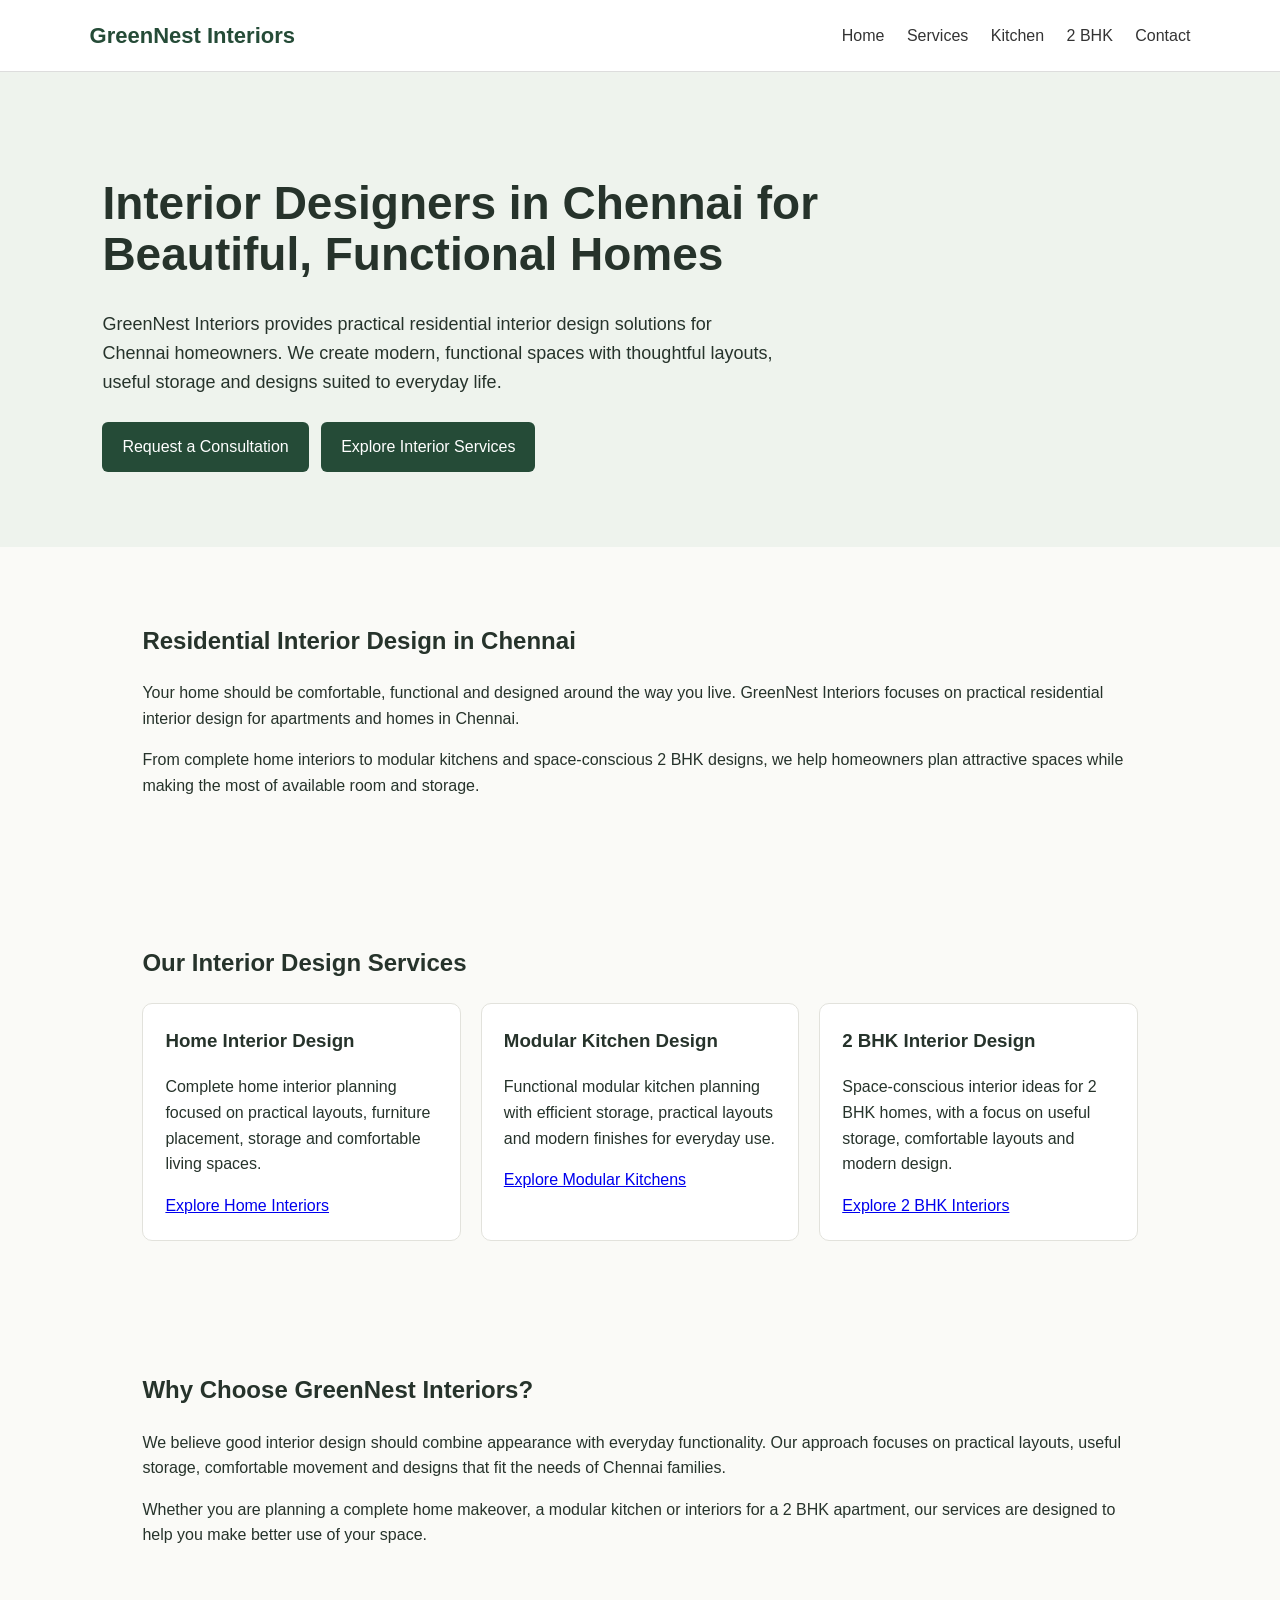
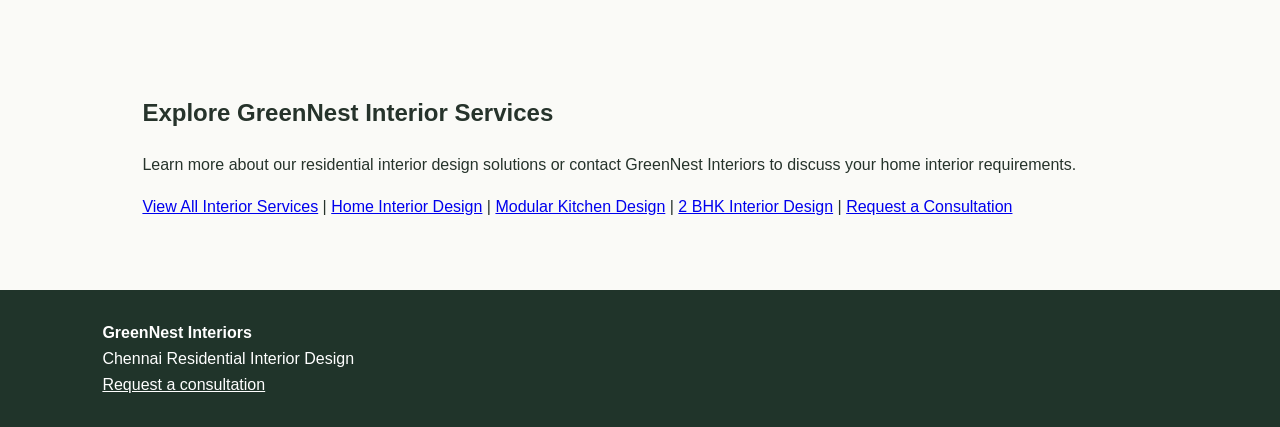
<file: index.html>
<!doctype html>
<html lang="en">

<head>
  <meta charset="utf-8">

  <meta name="description" content="GreenNest Interiors offers residential interior design in Chennai, including home interiors, modular kitchens and 2 BHK interior design solutions.">

  <meta name="google-site-verification" content="gMQXhlsxuku-3igy8kxiSpskX3LhasOkg_SdYuvToVY"/>

  <meta name="viewport" content="width=device-width, initial-scale=1">

  <title>Interior Designers in Chennai | GreenNest Interiors</title>

  <link rel="stylesheet" href="styles.css">
</head>

<body>

  <nav>
    <div class="logo">GreenNest Interiors</div>

    <div class="nav">
      <a href="index.html">Home</a>
      <a href="services.html">Services</a>
      <a href="modular-kitchen.html">Kitchen</a>
      <a href="2-bhk.html">2 BHK</a>
      <a href="contact.html">Contact</a>
    </div>
  </nav>


  <div class="hero">

    <h1>Interior Designers in Chennai for Beautiful, Functional Homes</h1>

    <p>
      GreenNest Interiors provides practical residential interior design
      solutions for Chennai homeowners. We create modern, functional spaces
      with thoughtful layouts, useful storage and designs suited to everyday life.
    </p>

    <a class="btn" href="contact.html">Request a Consultation</a>

    <a class="btn" href="services.html">Explore Interior Services</a>

  </div>


  <section>

    <h2>Residential Interior Design in Chennai</h2>

    <p>
      Your home should be comfortable, functional and designed around the
      way you live. GreenNest Interiors focuses on practical residential
      interior design for apartments and homes in Chennai.
    </p>

    <p>
      From complete home interiors to modular kitchens and space-conscious
      2 BHK designs, we help homeowners plan attractive spaces while making
      the most of available room and storage.
    </p>

  </section>


  <section>

    <h2>Our Interior Design Services</h2>

    <div class="grid">

      <div class="card">

        <h3>Home Interior Design</h3>

        <p>
          Complete home interior planning focused on practical layouts,
          furniture placement, storage and comfortable living spaces.
        </p>

        <a href="home-interiors.html">
          Explore Home Interiors
        </a>

      </div>


      <div class="card">

        <h3>Modular Kitchen Design</h3>

        <p>
          Functional modular kitchen planning with efficient storage,
          practical layouts and modern finishes for everyday use.
        </p>

        <a href="modular-kitchen.html">
          Explore Modular Kitchens
        </a>

      </div>


      <div class="card">

        <h3>2 BHK Interior Design</h3>

        <p>
          Space-conscious interior ideas for 2 BHK homes, with a focus on
          useful storage, comfortable layouts and modern design.
        </p>

        <a href="2-bhk.html">
          Explore 2 BHK Interiors
        </a>

      </div>

    </div>

  </section>


  <section>

    <h2>Why Choose GreenNest Interiors?</h2>

    <p>
      We believe good interior design should combine appearance with
      everyday functionality. Our approach focuses on practical layouts,
      useful storage, comfortable movement and designs that fit the needs
      of Chennai families.
    </p>

    <p>
      Whether you are planning a complete home makeover, a modular kitchen
      or interiors for a 2 BHK apartment, our services are designed to help
      you make better use of your space.
    </p>

  </section>


  <section>

    <h2>Explore GreenNest Interior Services</h2>

    <p>
      Learn more about our residential interior design solutions or contact
      GreenNest Interiors to discuss your home interior requirements.
    </p>

    <p>
      <a href="services.html">View All Interior Services</a> |
      <a href="home-interiors.html">Home Interior Design</a> |
      <a href="modular-kitchen.html">Modular Kitchen Design</a> |
      <a href="2-bhk.html">2 BHK Interior Design</a> |
      <a href="contact.html">Request a Consultation</a>
    </p>

  </section>


  <footer>

    <b>GreenNest Interiors</b>
    <br>
    Chennai Residential Interior Design
    <br>
    <a href="contact.html">Request a consultation</a>

  </footer>

</body>

</html>
</file>
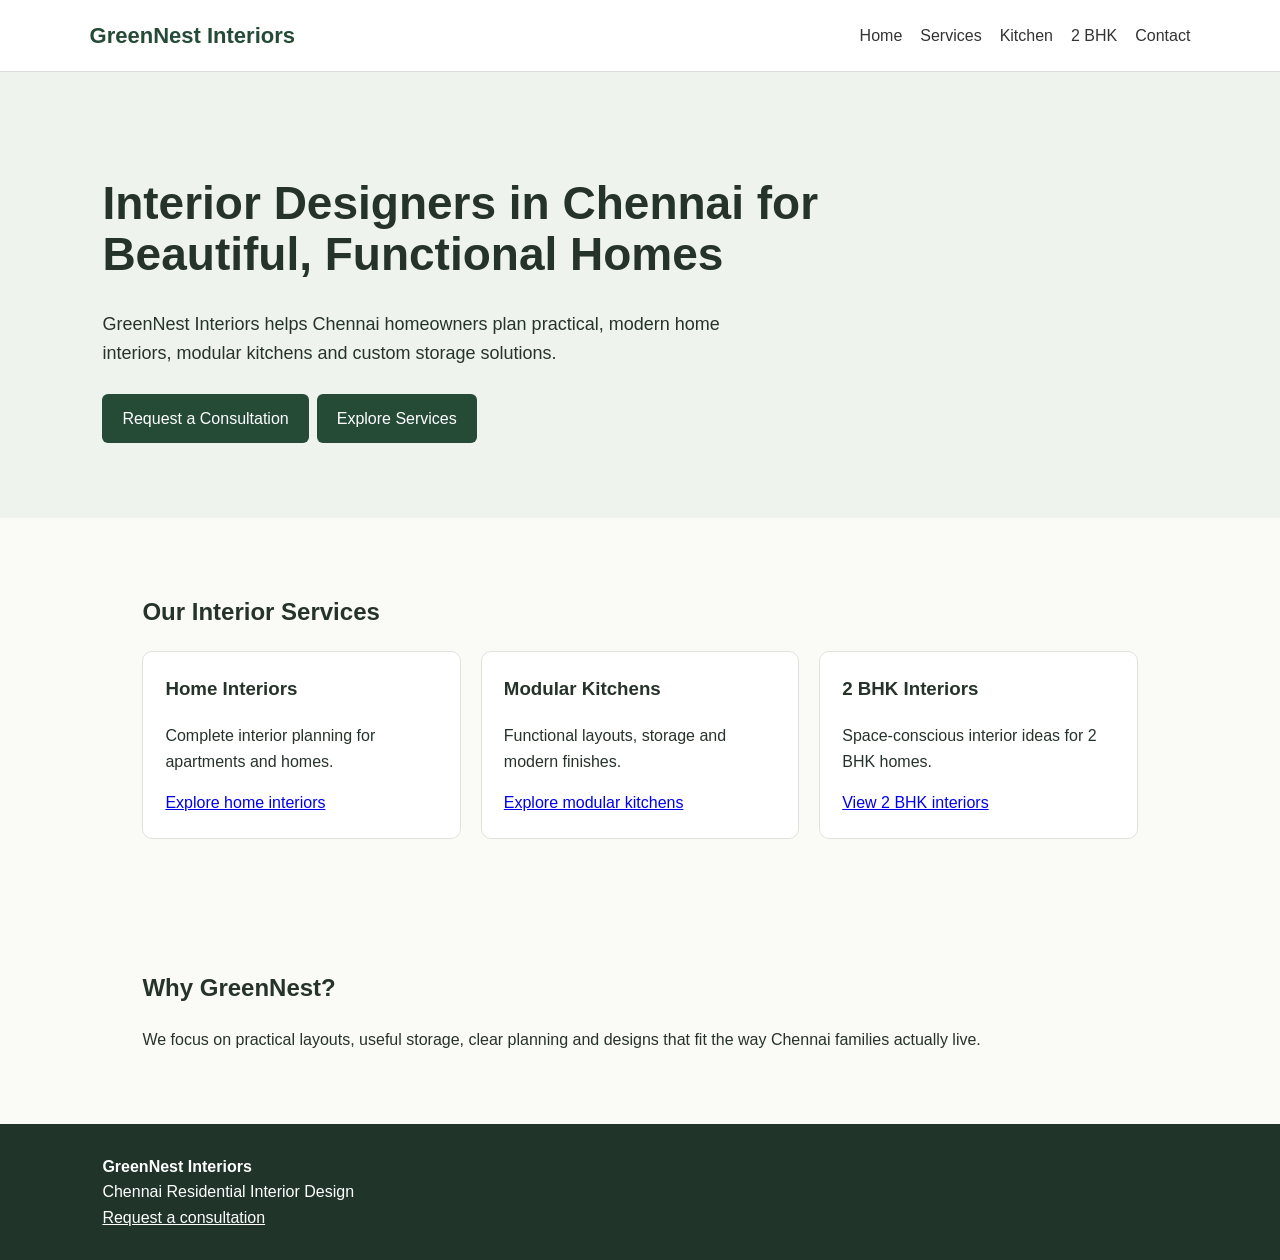
<file: GreenNest_Interiors_Live_Website/index.html>
<!doctype html><html><head><meta charset="utf-8"><meta name="description" content="Interior Designers in Chennai | GreenNest Interiors"><meta name="viewport" content="width=device-width,initial-scale=1"><title>Interior Designers in Chennai | GreenNest Interiors</title><link rel="stylesheet" href="styles.css"></head><body><nav><div class="logo">GreenNest Interiors</div><div class="nav"><a href="index.html">Home</a><a href="services.html">Services</a><a href="modular-kitchen.html">Kitchen</a><a href="2-bhk.html">2 BHK</a><a href="contact.html">Contact</a></div></nav>
<div class="hero"><h1>Interior Designers in Chennai for Beautiful, Functional Homes</h1>
<p>GreenNest Interiors helps Chennai homeowners plan practical, modern home interiors, modular kitchens and custom storage solutions.</p>
<a class="btn" href="contact.html">Request a Consultation</a><a class="btn" href="services.html">Explore Services</a></div>
<section><h2>Our Interior Services</h2><div class="grid">
<div class="card"><h3>Home Interiors</h3><p>Complete interior planning for apartments and homes.</p><a href="home-interiors.html">Explore home interiors</a></div>
<div class="card"><h3>Modular Kitchens</h3><p>Functional layouts, storage and modern finishes.</p><a href="modular-kitchen.html">Explore modular kitchens</a></div>
<div class="card"><h3>2 BHK Interiors</h3><p>Space-conscious interior ideas for 2 BHK homes.</p><a href="2-bhk.html">View 2 BHK interiors</a></div>
</div></section>
<section><h2>Why GreenNest?</h2><p>We focus on practical layouts, useful storage, clear planning and designs that fit the way Chennai families actually live.</p></section>
<footer><b>GreenNest Interiors</b><br>Chennai Residential Interior Design<br><a href="contact.html">Request a consultation</a></footer></body></html>
</file>
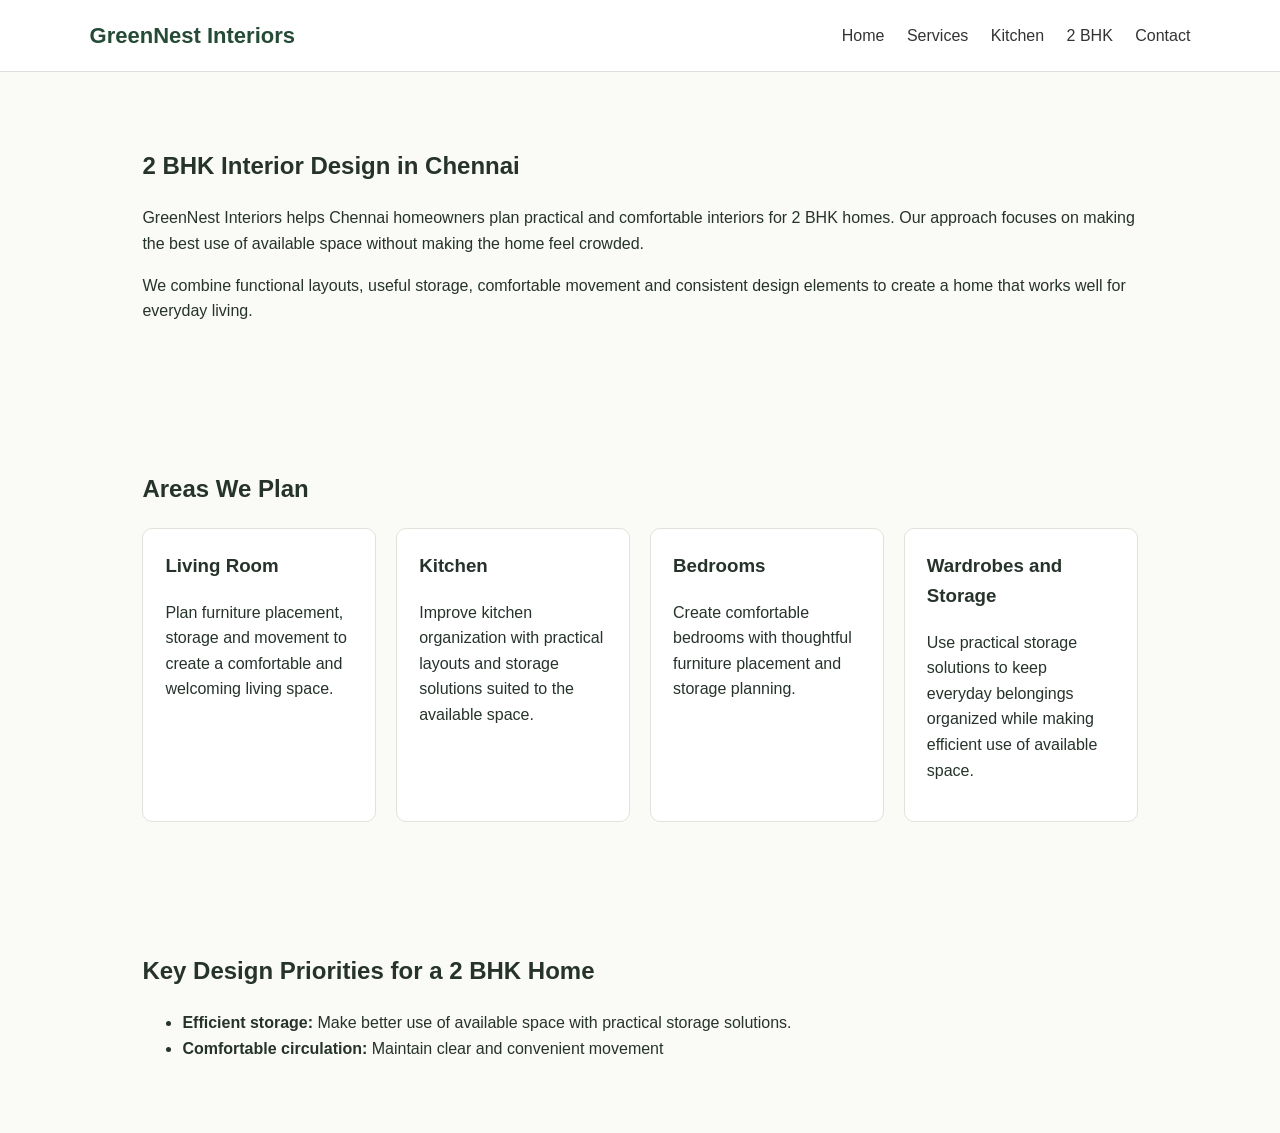
<file: 2-bhk.html>
<!doctype html>
<html lang="en">

<head>
  <meta charset="utf-8">

  <meta name="description" content="Explore 2 BHK interior design in Chennai with GreenNest Interiors, focusing on smart storage, practical layouts, comfortable spaces and modern residential interiors.">

  <meta name="viewport" content="width=device-width, initial-scale=1">

  <title>2 BHK Interior Design in Chennai | GreenNest Interiors</title>

  <link rel="stylesheet" href="styles.css">
</head>

<body>

  <nav>
    <div class="logo">GreenNest Interiors</div>

    <div class="nav">
      <a href="index.html">Home</a>
      <a href="services.html">Services</a>
      <a href="modular-kitchen.html">Kitchen</a>
      <a href="2-bhk.html">2 BHK</a>
      <a href="contact.html">Contact</a>
    </div>
  </nav>


  <section>

    <h1>2 BHK Interior Design in Chennai</h1>

    <p>
      GreenNest Interiors helps Chennai homeowners plan practical and
      comfortable interiors for 2 BHK homes. Our approach focuses on
      making the best use of available space without making the home
      feel crowded.
    </p>

    <p>
      We combine functional layouts, useful storage, comfortable
      movement and consistent design elements to create a home that
      works well for everyday living.
    </p>

  </section>


  <section>

    <h2>Areas We Plan</h2>

    <div class="grid">

      <div class="card">

        <h3>Living Room</h3>

        <p>
          Plan furniture placement, storage and movement to create a
          comfortable and welcoming living space.
        </p>

      </div>


      <div class="card">

        <h3>Kitchen</h3>

        <p>
          Improve kitchen organization with practical layouts and
          storage solutions suited to the available space.
        </p>

      </div>


      <div class="card">

        <h3>Bedrooms</h3>

        <p>
          Create comfortable bedrooms with thoughtful furniture
          placement and storage planning.
        </p>

      </div>


      <div class="card">

        <h3>Wardrobes and Storage</h3>

        <p>
          Use practical storage solutions to keep everyday belongings
          organized while making efficient use of available space.
        </p>

      </div>

    </div>

  </section>


  <section>

    <h2>Key Design Priorities for a 2 BHK Home</h2>

    <ul>

      <li>
        <strong>Efficient storage:</strong>
        Make better use of available space with practical storage solutions.
      </li>

      <li>
        <strong>Comfortable circulation:</strong>
        Maintain clear and convenient movement
</file>
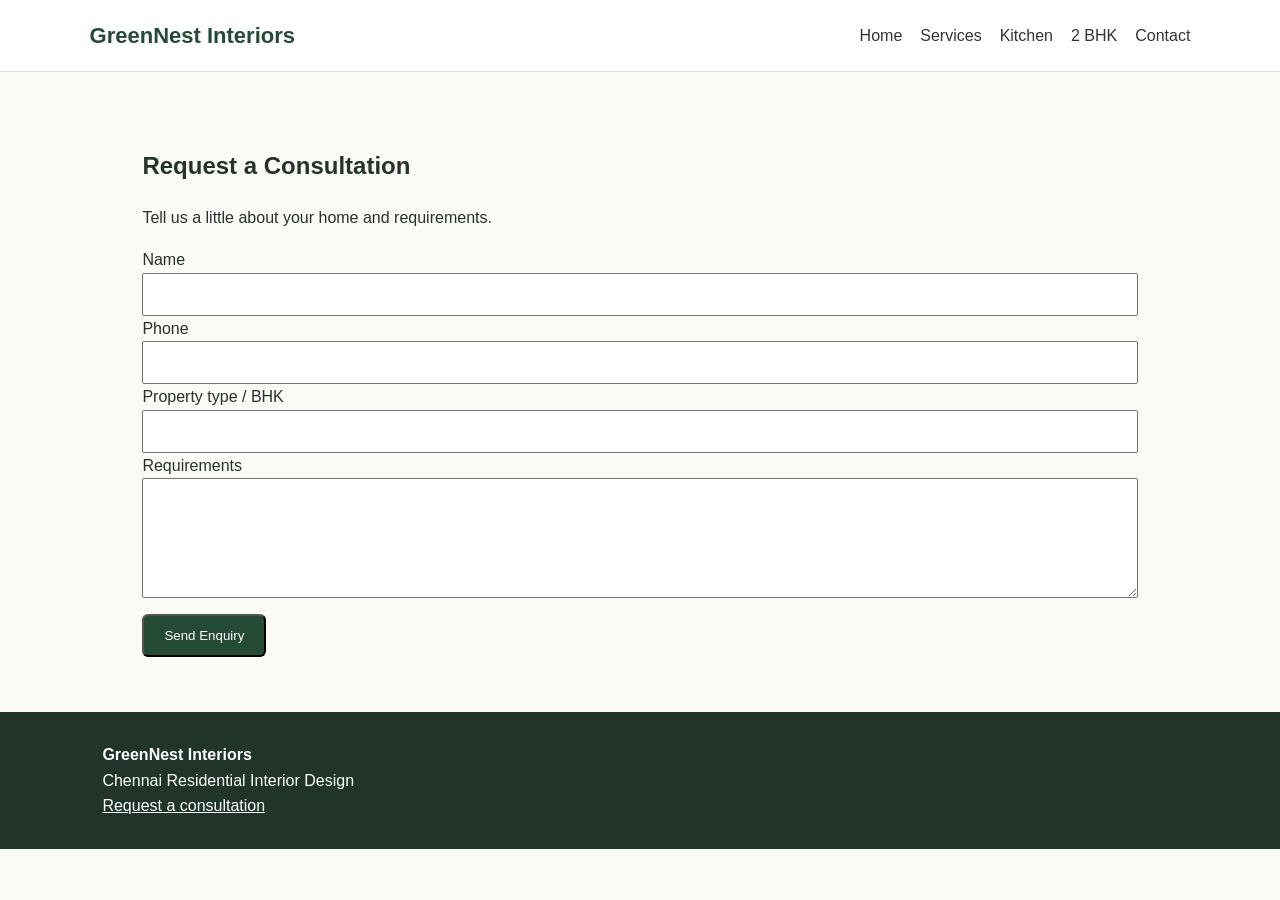
<file: contact.html>
<!doctype html><html><head><meta charset="utf-8"><meta name="description" content="Contact GreenNest Interiors Chennai"><meta name="viewport" content="width=device-width,initial-scale=1"><title>Contact GreenNest Interiors Chennai</title><link rel="stylesheet" href="styles.css"></head><body><nav><div class="logo">GreenNest Interiors</div><div class="nav"><a href="index.html">Home</a><a href="services.html">Services</a><a href="modular-kitchen.html">Kitchen</a><a href="2-bhk.html">2 BHK</a><a href="contact.html">Contact</a></div></nav>
<section><h1>Request a Consultation</h1><p>Tell us a little about your home and requirements.</p>
<form><label>Name<br><input style="width:100%;padding:12px" required></label><br><label>Phone<br><input style="width:100%;padding:12px" required></label><br><label>Property type / BHK<br><input style="width:100%;padding:12px"></label><br><label>Requirements<br><textarea style="width:100%;padding:12px;height:120px"></textarea></label><br><button class="btn" type="submit">Send Enquiry</button></form></section>
<footer><b>GreenNest Interiors</b><br>Chennai Residential Interior Design<br><a href="contact.html">Request a consultation</a></footer></body></html>
</file>
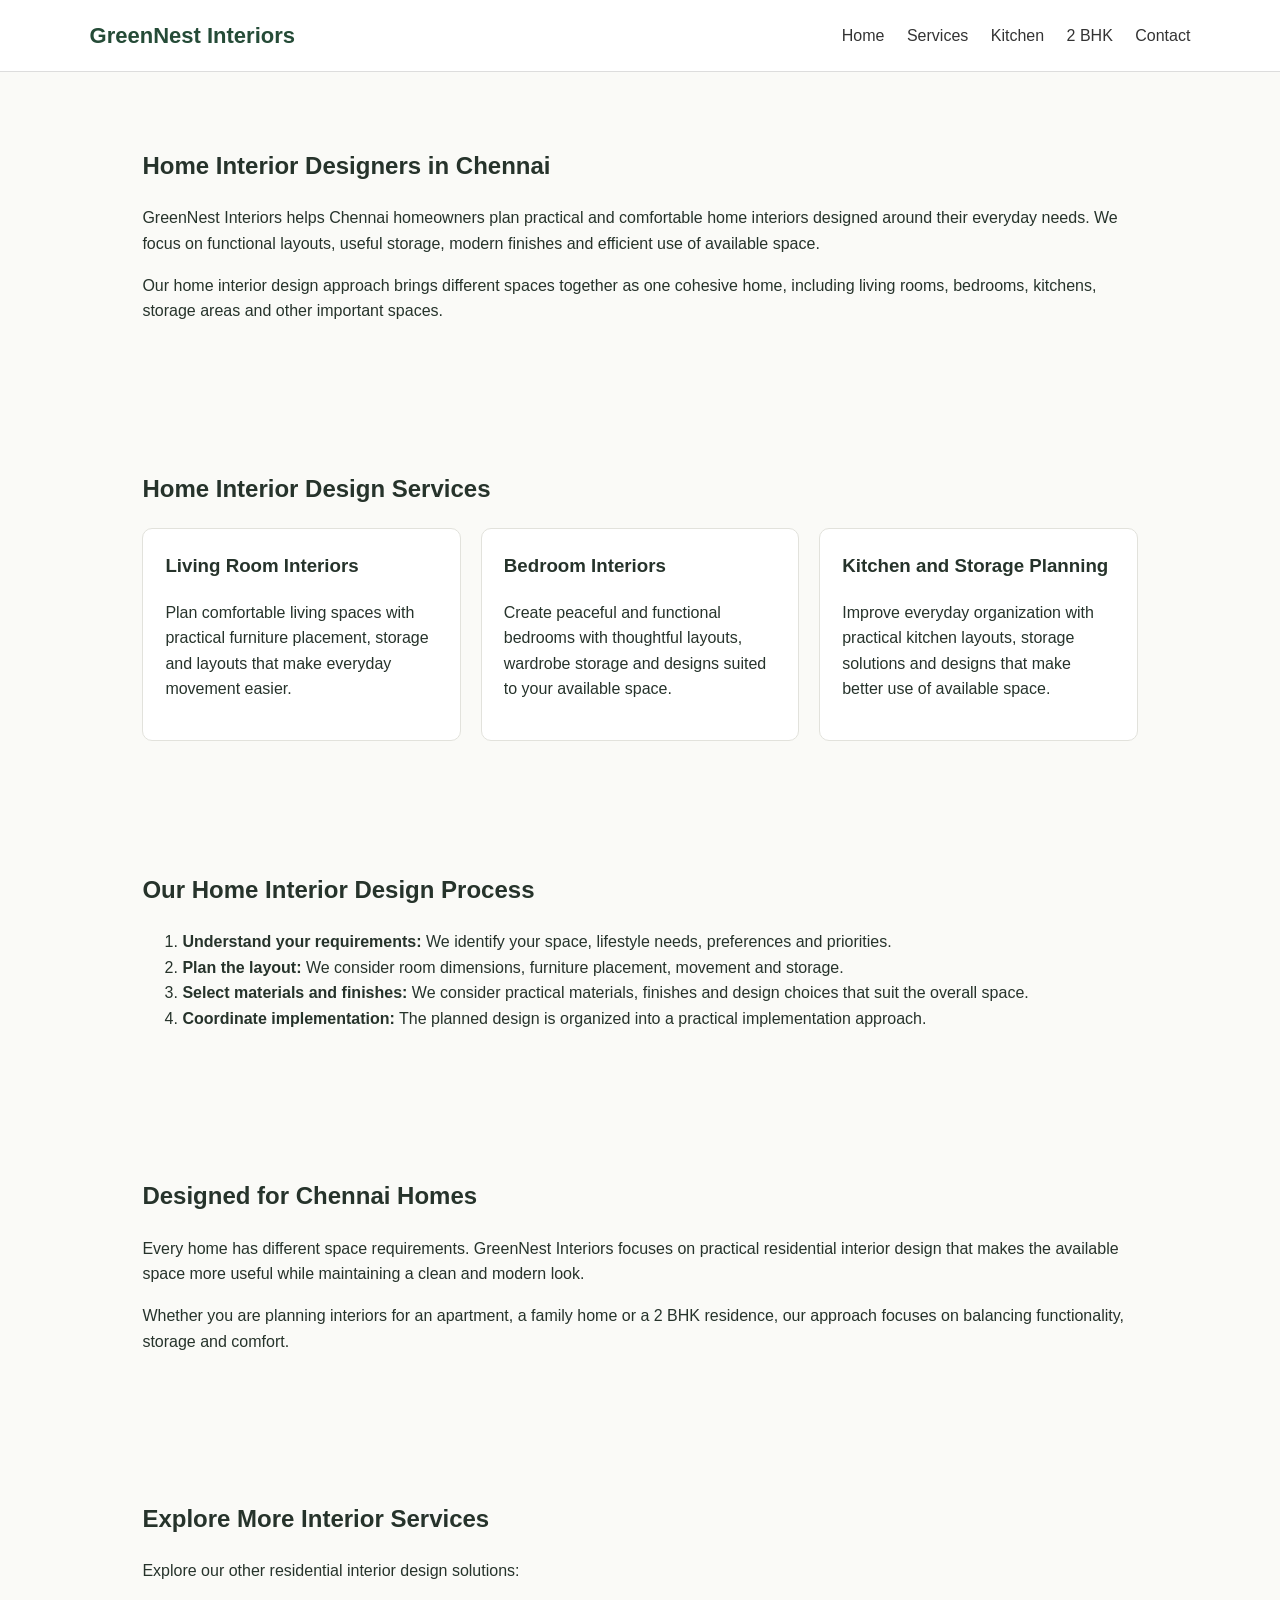
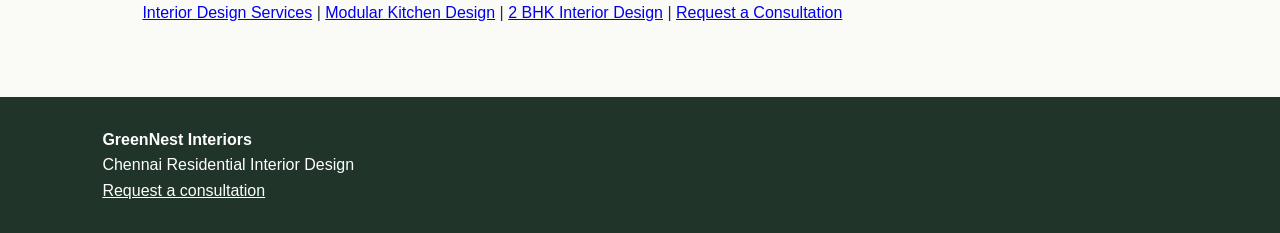
<file: home-interiors.html>
<!doctype html>
<html lang="en">

<head>
  <meta charset="utf-8">

  <meta name="description" content="Explore home interior design in Chennai with GreenNest Interiors, covering living rooms, bedrooms, kitchens, storage and practical residential spaces.">

  <meta name="viewport" content="width=device-width, initial-scale=1">

  <title>Home Interior Designers in Chennai | GreenNest Interiors</title>

  <link rel="stylesheet" href="styles.css">
</head>

<body>

  <nav>
    <div class="logo">GreenNest Interiors</div>

    <div class="nav">
      <a href="index.html">Home</a>
      <a href="services.html">Services</a>
      <a href="modular-kitchen.html">Kitchen</a>
      <a href="2-bhk.html">2 BHK</a>
      <a href="contact.html">Contact</a>
    </div>
  </nav>


  <section>

    <h1>Home Interior Designers in Chennai</h1>

    <p>
      GreenNest Interiors helps Chennai homeowners plan practical and
      comfortable home interiors designed around their everyday needs.
      We focus on functional layouts, useful storage, modern finishes
      and efficient use of available space.
    </p>

    <p>
      Our home interior design approach brings different spaces together
      as one cohesive home, including living rooms, bedrooms, kitchens,
      storage areas and other important spaces.
    </p>

  </section>


  <section>

    <h2>Home Interior Design Services</h2>

    <div class="grid">

      <div class="card">

        <h3>Living Room Interiors</h3>

        <p>
          Plan comfortable living spaces with practical furniture
          placement, storage and layouts that make everyday movement easier.
        </p>

      </div>


      <div class="card">

        <h3>Bedroom Interiors</h3>

        <p>
          Create peaceful and functional bedrooms with thoughtful layouts,
          wardrobe storage and designs suited to your available space.
        </p>

      </div>


      <div class="card">

        <h3>Kitchen and Storage Planning</h3>

        <p>
          Improve everyday organization with practical kitchen layouts,
          storage solutions and designs that make better use of available space.
        </p>

      </div>

    </div>

  </section>


  <section>

    <h2>Our Home Interior Design Process</h2>

    <ol>

      <li>
        <strong>Understand your requirements:</strong>
        We identify your space, lifestyle needs, preferences and priorities.
      </li>

      <li>
        <strong>Plan the layout:</strong>
        We consider room dimensions, furniture placement, movement and storage.
      </li>

      <li>
        <strong>Select materials and finishes:</strong>
        We consider practical materials, finishes and design choices that
        suit the overall space.
      </li>

      <li>
        <strong>Coordinate implementation:</strong>
        The planned design is organized into a practical implementation approach.
      </li>

    </ol>

  </section>


  <section>

    <h2>Designed for Chennai Homes</h2>

    <p>
      Every home has different space requirements. GreenNest Interiors
      focuses on practical residential interior design that makes the
      available space more useful while maintaining a clean and modern look.
    </p>

    <p>
      Whether you are planning interiors for an apartment, a family home
      or a 2 BHK residence, our approach focuses on balancing functionality,
      storage and comfort.
    </p>

  </section>


  <section>

    <h2>Explore More Interior Services</h2>

    <p>
      Explore our other residential interior design solutions:
    </p>

    <p>
      <a href="services.html">Interior Design Services</a> |
      <a href="modular-kitchen.html">Modular Kitchen Design</a> |
      <a href="2-bhk.html">2 BHK Interior Design</a> |
      <a href="contact.html">Request a Consultation</a>
    </p>

  </section>


  <footer>

    <b>GreenNest Interiors</b>
    <br>
    Chennai Residential Interior Design
    <br>
    <a href="contact.html">Request a consultation</a>

  </footer>

</body>

</html>
</file>
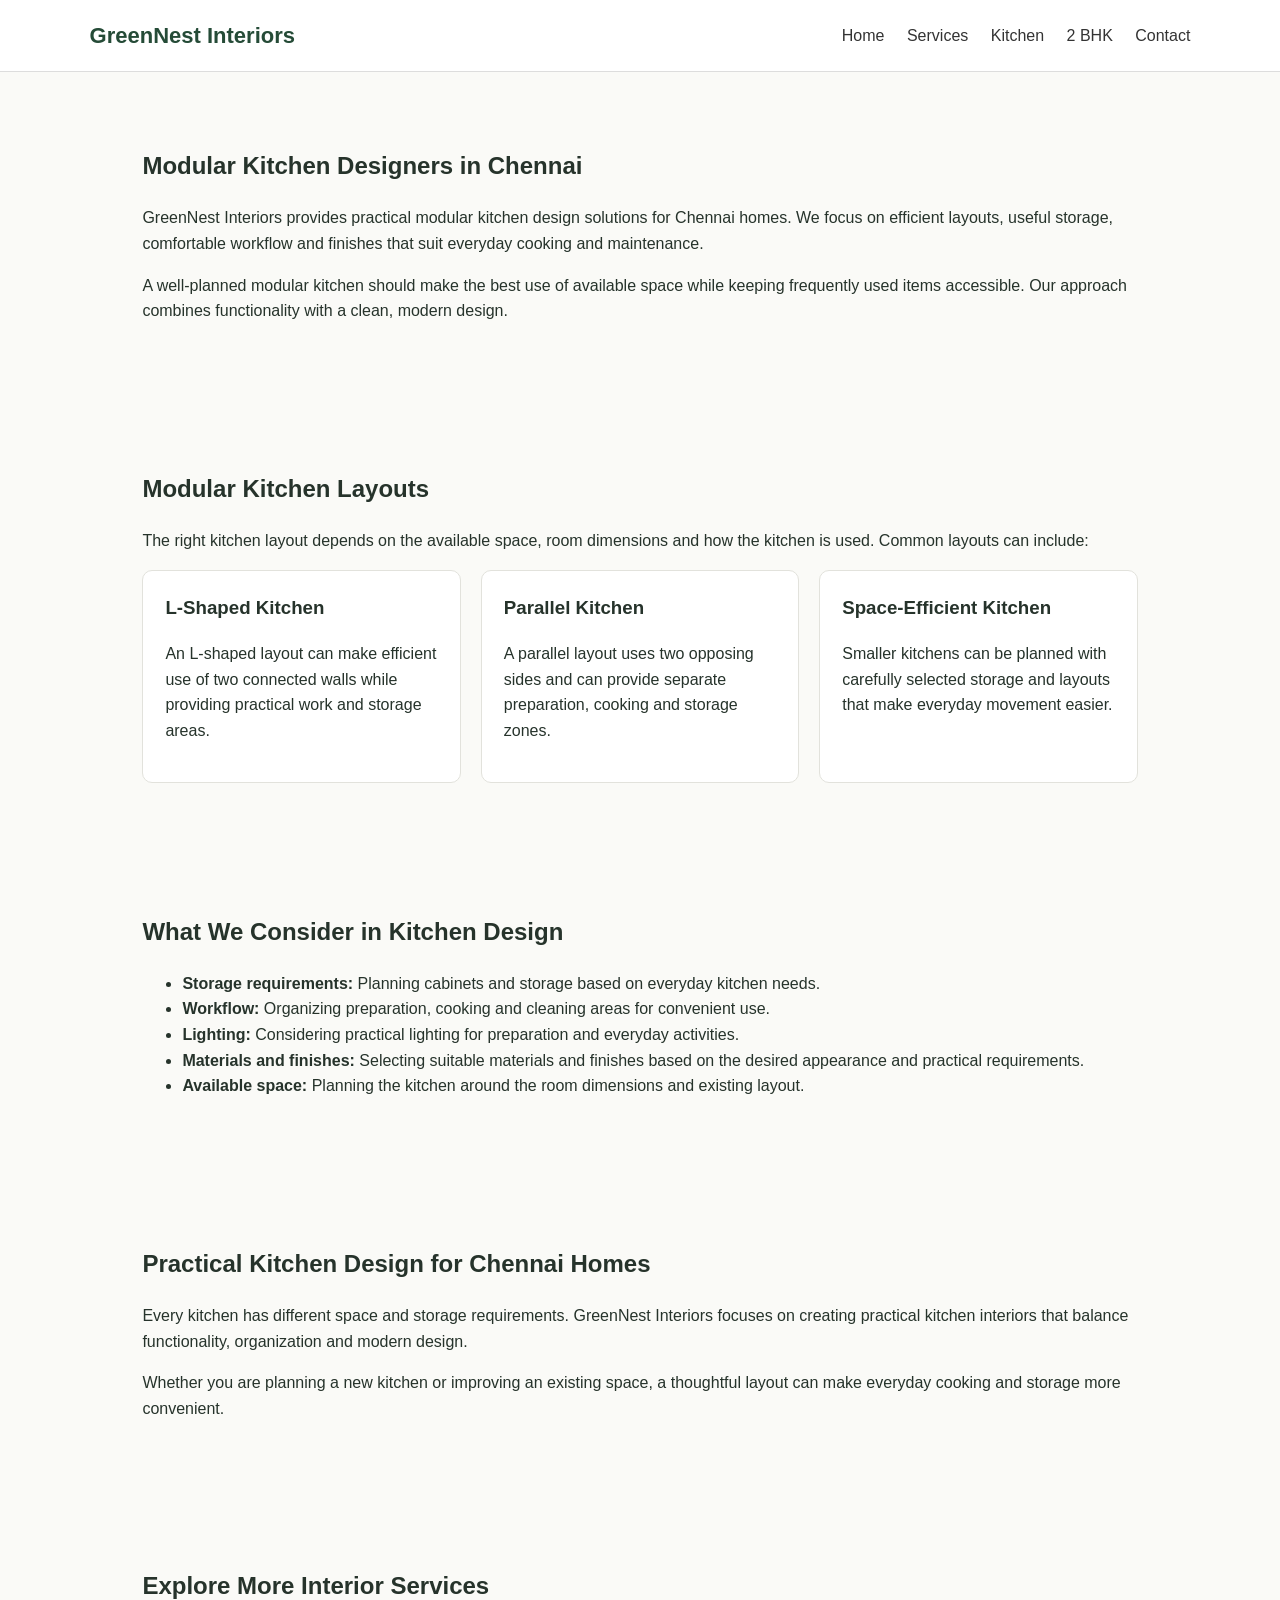
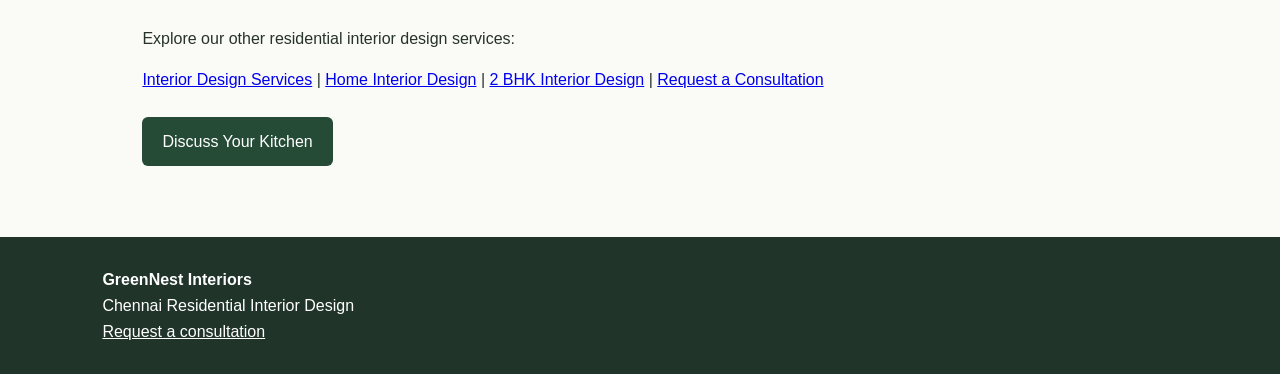
<file: modular-kitchen.html>
<!doctype html>
<html lang="en">

<head>
  <meta charset="utf-8">

  <meta name="description" content="Explore modular kitchen design in Chennai with GreenNest Interiors, focusing on practical layouts, storage, workflow, materials and modern finishes.">

  <meta name="viewport" content="width=device-width, initial-scale=1">

  <title>Modular Kitchen Designers in Chennai | GreenNest Interiors</title>

  <link rel="stylesheet" href="styles.css">
</head>

<body>

  <nav>
    <div class="logo">GreenNest Interiors</div>

    <div class="nav">
      <a href="index.html">Home</a>
      <a href="services.html">Services</a>
      <a href="modular-kitchen.html">Kitchen</a>
      <a href="2-bhk.html">2 BHK</a>
      <a href="contact.html">Contact</a>
    </div>
  </nav>


  <section>

    <h1>Modular Kitchen Designers in Chennai</h1>

    <p>
      GreenNest Interiors provides practical modular kitchen design
      solutions for Chennai homes. We focus on efficient layouts,
      useful storage, comfortable workflow and finishes that suit
      everyday cooking and maintenance.
    </p>

    <p>
      A well-planned modular kitchen should make the best use of
      available space while keeping frequently used items accessible.
      Our approach combines functionality with a clean, modern design.
    </p>

  </section>


  <section>

    <h2>Modular Kitchen Layouts</h2>

    <p>
      The right kitchen layout depends on the available space,
      room dimensions and how the kitchen is used. Common layouts
      can include:
    </p>

    <div class="grid">

      <div class="card">

        <h3>L-Shaped Kitchen</h3>

        <p>
          An L-shaped layout can make efficient use of two connected
          walls while providing practical work and storage areas.
        </p>

      </div>


      <div class="card">

        <h3>Parallel Kitchen</h3>

        <p>
          A parallel layout uses two opposing sides and can provide
          separate preparation, cooking and storage zones.
        </p>

      </div>


      <div class="card">

        <h3>Space-Efficient Kitchen</h3>

        <p>
          Smaller kitchens can be planned with carefully selected
          storage and layouts that make everyday movement easier.
        </p>

      </div>

    </div>

  </section>


  <section>

    <h2>What We Consider in Kitchen Design</h2>

    <ul>

      <li>
        <strong>Storage requirements:</strong>
        Planning cabinets and storage based on everyday kitchen needs.
      </li>

      <li>
        <strong>Workflow:</strong>
        Organizing preparation, cooking and cleaning areas for convenient use.
      </li>

      <li>
        <strong>Lighting:</strong>
        Considering practical lighting for preparation and everyday activities.
      </li>

      <li>
        <strong>Materials and finishes:</strong>
        Selecting suitable materials and finishes based on the desired
        appearance and practical requirements.
      </li>

      <li>
        <strong>Available space:</strong>
        Planning the kitchen around the room dimensions and existing layout.
      </li>

    </ul>

  </section>


  <section>

    <h2>Practical Kitchen Design for Chennai Homes</h2>

    <p>
      Every kitchen has different space and storage requirements.
      GreenNest Interiors focuses on creating practical kitchen
      interiors that balance functionality, organization and modern
      design.
    </p>

    <p>
      Whether you are planning a new kitchen or improving an existing
      space, a thoughtful layout can make everyday cooking and storage
      more convenient.
    </p>

  </section>


  <section>

    <h2>Explore More Interior Services</h2>

    <p>
      Explore our other residential interior design services:
    </p>

    <p>
      <a href="services.html">Interior Design Services</a> |
      <a href="home-interiors.html">Home Interior Design</a> |
      <a href="2-bhk.html">2 BHK Interior Design</a> |
      <a href="contact.html">Request a Consultation</a>
    </p>

    <p>
      <a class="btn" href="contact.html">Discuss Your Kitchen</a>
    </p>

  </section>


  <footer>

    <b>GreenNest Interiors</b>
    <br>
    Chennai Residential Interior Design
    <br>
    <a href="contact.html">Request a consultation</a>

  </footer>

</body>

</html>
</file>
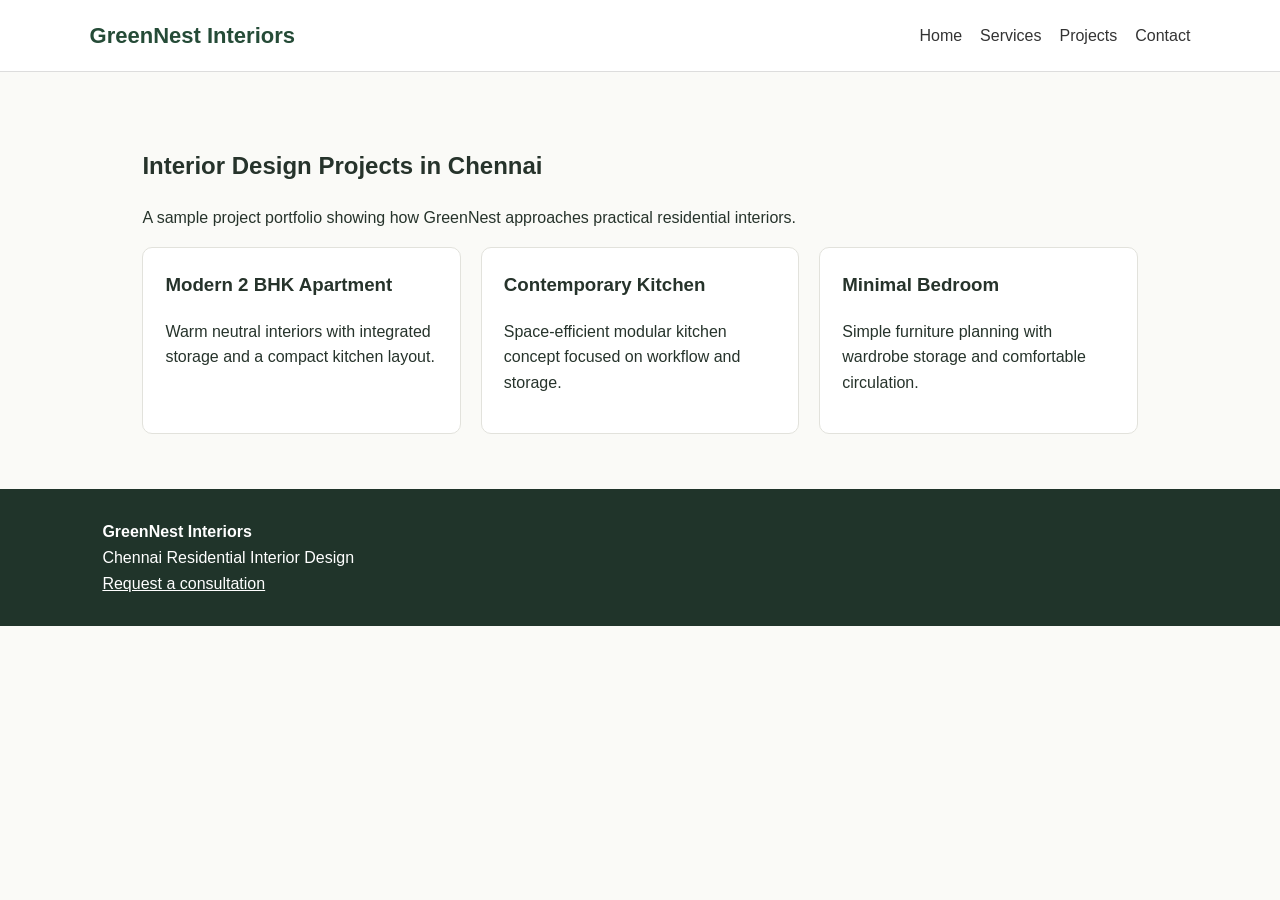
<file: projects.html>
<!doctype html><html><head><meta charset="utf-8"><meta name="viewport" content="width=device-width,initial-scale=1"><meta name="description" content="GreenNest Interiors residential interior design projects in Chennai."><title>Interior Design Projects in Chennai | GreenNest Interiors</title><link rel="stylesheet" href="styles.css"></head><body><nav><div class="logo">GreenNest Interiors</div><div class="nav"><a href="index.html">Home</a><a href="services.html">Services</a><a href="projects.html">Projects</a><a href="contact.html">Contact</a></div></nav><section><h1>Interior Design Projects in Chennai</h1><p>A sample project portfolio showing how GreenNest approaches practical residential interiors.</p><div class="grid"><div class="card"><h3>Modern 2 BHK Apartment</h3><p>Warm neutral interiors with integrated storage and a compact kitchen layout.</p></div><div class="card"><h3>Contemporary Kitchen</h3><p>Space-efficient modular kitchen concept focused on workflow and storage.</p></div><div class="card"><h3>Minimal Bedroom</h3><p>Simple furniture planning with wardrobe storage and comfortable circulation.</p></div></div></section><footer><b>GreenNest Interiors</b><br>Chennai Residential Interior Design<br><a href="contact.html">Request a consultation</a></footer></body></html>
</file>
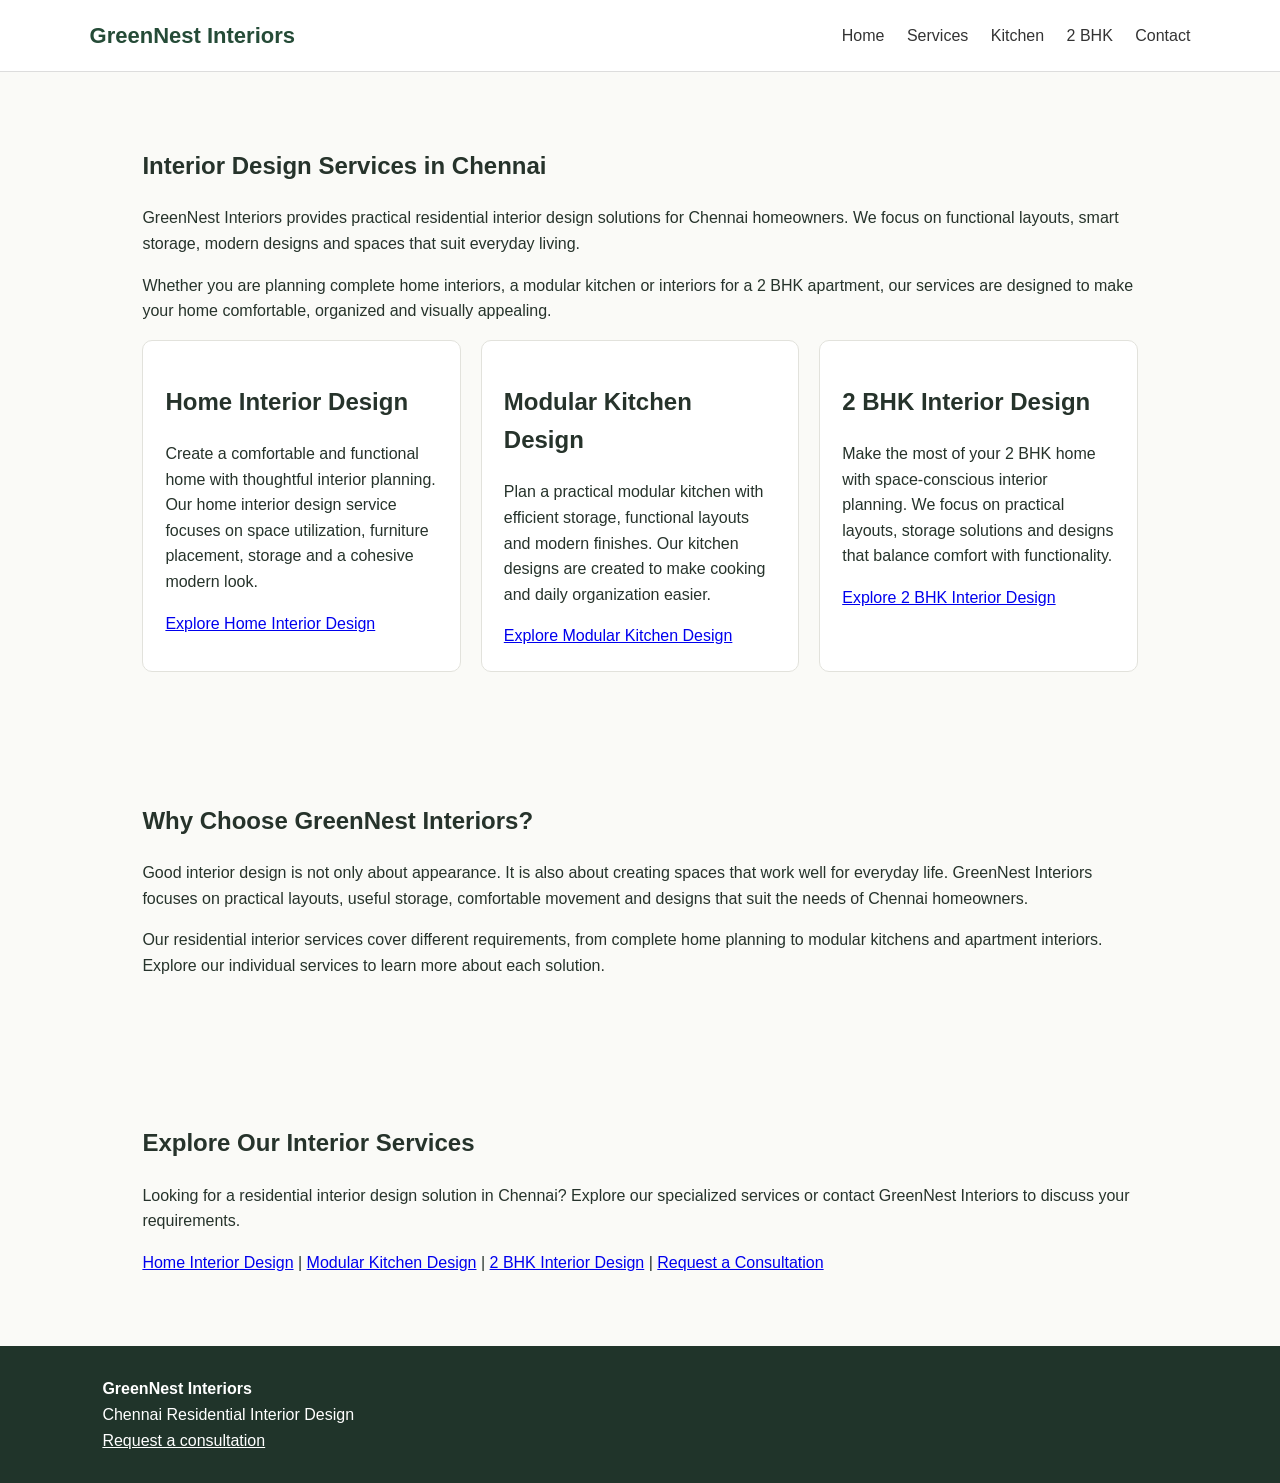
<file: services.html>
<!doctype html>
<html lang="en">
<head>
  <meta charset="utf-8">

  <meta name="description" content="Explore residential interior design services in Chennai, including home interiors, modular kitchens and 2 BHK interior design by GreenNest Interiors.">

  <meta name="viewport" content="width=device-width, initial-scale=1">

  <title>Interior Design Services in Chennai | GreenNest Interiors</title>

  <link rel="stylesheet" href="styles.css">
</head>

<body>

  <nav>
    <div class="logo">GreenNest Interiors</div>

    <div class="nav">
      <a href="index.html">Home</a>
      <a href="services.html">Services</a>
      <a href="modular-kitchen.html">Kitchen</a>
      <a href="2-bhk.html">2 BHK</a>
      <a href="contact.html">Contact</a>
    </div>
  </nav>


  <section>
    <h1>Interior Design Services in Chennai</h1>

    <p>
      GreenNest Interiors provides practical residential interior design
      solutions for Chennai homeowners. We focus on functional layouts,
      smart storage, modern designs and spaces that suit everyday living.
    </p>

    <p>
      Whether you are planning complete home interiors, a modular kitchen
      or interiors for a 2 BHK apartment, our services are designed to
      make your home comfortable, organized and visually appealing.
    </p>


    <div class="grid">

      <div class="card">
        <h2>Home Interior Design</h2>

        <p>
          Create a comfortable and functional home with thoughtful interior
          planning. Our home interior design service focuses on space
          utilization, furniture placement, storage and a cohesive modern
          look.
        </p>

        <a href="home-interiors.html">
          Explore Home Interior Design
        </a>
      </div>


      <div class="card">
        <h2>Modular Kitchen Design</h2>

        <p>
          Plan a practical modular kitchen with efficient storage,
          functional layouts and modern finishes. Our kitchen designs are
          created to make cooking and daily organization easier.
        </p>

        <a href="modular-kitchen.html">
          Explore Modular Kitchen Design
        </a>
      </div>


      <div class="card">
        <h2>2 BHK Interior Design</h2>

        <p>
          Make the most of your 2 BHK home with space-conscious interior
          planning. We focus on practical layouts, storage solutions and
          designs that balance comfort with functionality.
        </p>

        <a href="2-bhk.html">
          Explore 2 BHK Interior Design
        </a>
      </div>

    </div>
  </section>


  <section>
    <h2>Why Choose GreenNest Interiors?</h2>

    <p>
      Good interior design is not only about appearance. It is also about
      creating spaces that work well for everyday life. GreenNest Interiors
      focuses on practical layouts, useful storage, comfortable movement
      and designs that suit the needs of Chennai homeowners.
    </p>

    <p>
      Our residential interior services cover different requirements,
      from complete home planning to modular kitchens and apartment
      interiors. Explore our individual services to learn more about each
      solution.
    </p>
  </section>


  <section>
    <h2>Explore Our Interior Services</h2>

    <p>
      Looking for a residential interior design solution in Chennai?
      Explore our specialized services or contact GreenNest Interiors
      to discuss your requirements.
    </p>

    <p>
      <a href="home-interiors.html">Home Interior Design</a> |
      <a href="modular-kitchen.html">Modular Kitchen Design</a> |
      <a href="2-bhk.html">2 BHK Interior Design</a> |
      <a href="contact.html">Request a Consultation</a>
    </p>
  </section>


  <footer>
    <b>GreenNest Interiors</b>
    <br>
    Chennai Residential Interior Design
    <br>
    <a href="contact.html">Request a consultation</a>
  </footer>

</body>
</html>
</file>
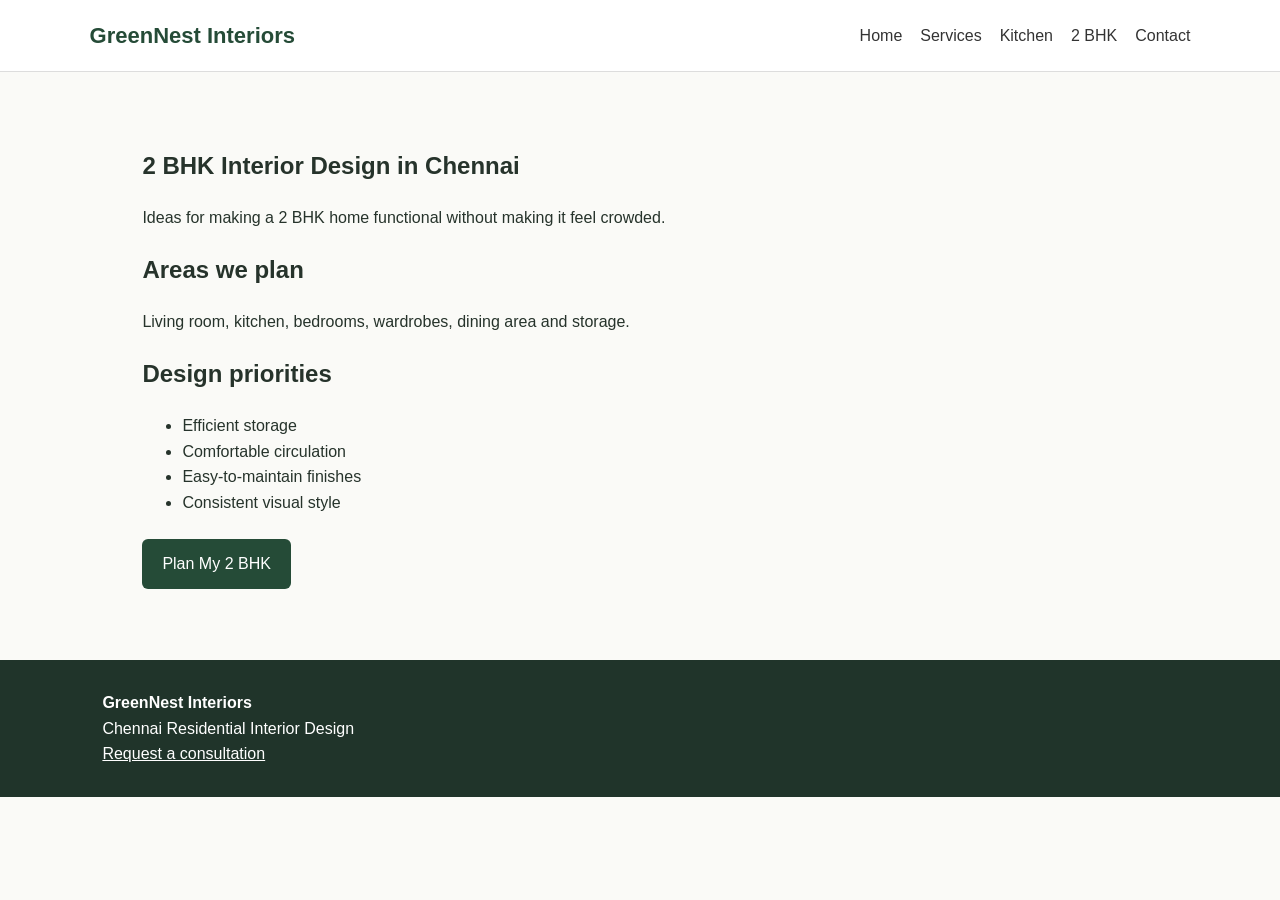
<file: GreenNest_Interiors_Live_Website/2-bhk.html>
<!doctype html><html><head><meta charset="utf-8"><meta name="description" content="2 BHK Interior Design Chennai | GreenNest Interiors"><meta name="viewport" content="width=device-width,initial-scale=1"><title>2 BHK Interior Design Chennai | GreenNest Interiors</title><link rel="stylesheet" href="styles.css"></head><body><nav><div class="logo">GreenNest Interiors</div><div class="nav"><a href="index.html">Home</a><a href="services.html">Services</a><a href="modular-kitchen.html">Kitchen</a><a href="2-bhk.html">2 BHK</a><a href="contact.html">Contact</a></div></nav>
<section><h1>2 BHK Interior Design in Chennai</h1><p>Ideas for making a 2 BHK home functional without making it feel crowded.</p>
<h2>Areas we plan</h2><p>Living room, kitchen, bedrooms, wardrobes, dining area and storage.</p>
<h2>Design priorities</h2><ul><li>Efficient storage</li><li>Comfortable circulation</li><li>Easy-to-maintain finishes</li><li>Consistent visual style</li></ul>
<p><a class="btn" href="contact.html">Plan My 2 BHK</a></p>
</section>
<footer><b>GreenNest Interiors</b><br>Chennai Residential Interior Design<br><a href="contact.html">Request a consultation</a></footer></body></html>
</file>
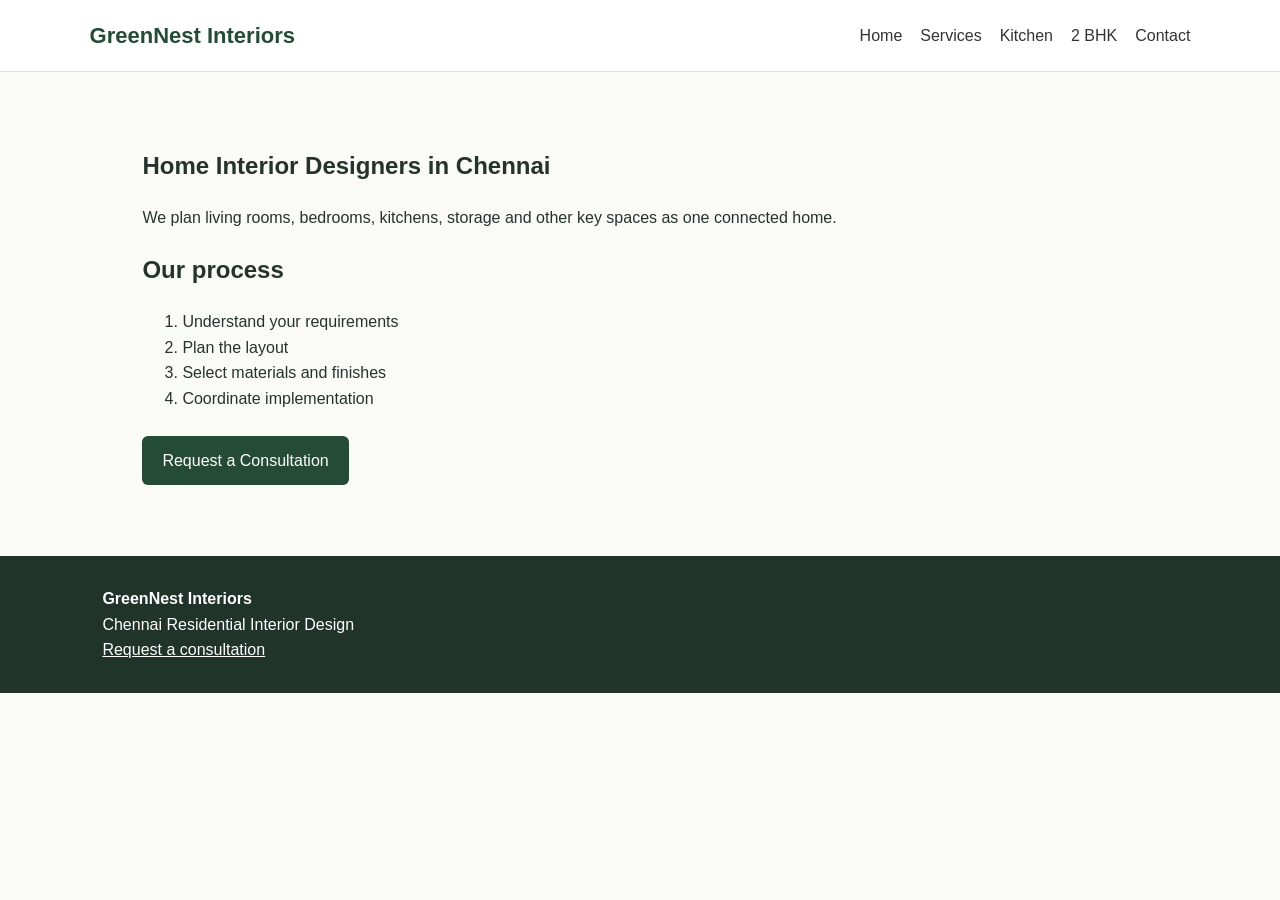
<file: GreenNest_Interiors_Live_Website/home-interiors.html>
<!doctype html><html><head><meta charset="utf-8"><meta name="description" content="Home Interior Designers in Chennai | GreenNest Interiors"><meta name="viewport" content="width=device-width,initial-scale=1"><title>Home Interior Designers in Chennai | GreenNest Interiors</title><link rel="stylesheet" href="styles.css"></head><body><nav><div class="logo">GreenNest Interiors</div><div class="nav"><a href="index.html">Home</a><a href="services.html">Services</a><a href="modular-kitchen.html">Kitchen</a><a href="2-bhk.html">2 BHK</a><a href="contact.html">Contact</a></div></nav>
<section><h1>Home Interior Designers in Chennai</h1><p>We plan living rooms, bedrooms, kitchens, storage and other key spaces as one connected home.</p>
<h2>Our process</h2><ol><li>Understand your requirements</li><li>Plan the layout</li><li>Select materials and finishes</li><li>Coordinate implementation</li></ol>
<p><a class="btn" href="contact.html">Request a Consultation</a></p>
</section>
<footer><b>GreenNest Interiors</b><br>Chennai Residential Interior Design<br><a href="contact.html">Request a consultation</a></footer></body></html>
</file>
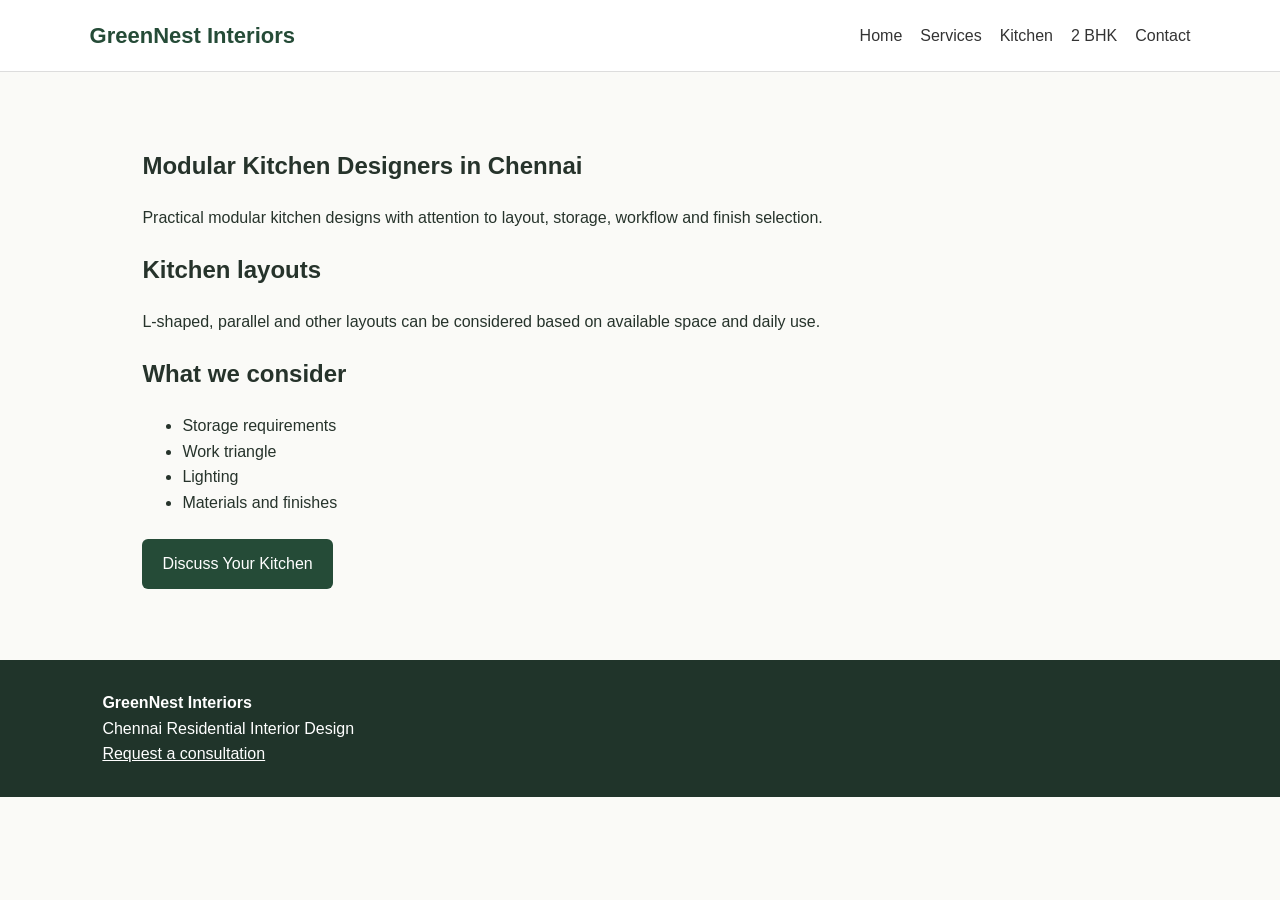
<file: GreenNest_Interiors_Live_Website/modular-kitchen.html>
<!doctype html><html><head><meta charset="utf-8"><meta name="description" content="Modular Kitchen Designers in Chennai | GreenNest Interiors"><meta name="viewport" content="width=device-width,initial-scale=1"><title>Modular Kitchen Designers in Chennai | GreenNest Interiors</title><link rel="stylesheet" href="styles.css"></head><body><nav><div class="logo">GreenNest Interiors</div><div class="nav"><a href="index.html">Home</a><a href="services.html">Services</a><a href="modular-kitchen.html">Kitchen</a><a href="2-bhk.html">2 BHK</a><a href="contact.html">Contact</a></div></nav>
<section><h1>Modular Kitchen Designers in Chennai</h1><p>Practical modular kitchen designs with attention to layout, storage, workflow and finish selection.</p>
<h2>Kitchen layouts</h2><p>L-shaped, parallel and other layouts can be considered based on available space and daily use.</p>
<h2>What we consider</h2><ul><li>Storage requirements</li><li>Work triangle</li><li>Lighting</li><li>Materials and finishes</li></ul>
<p><a class="btn" href="contact.html">Discuss Your Kitchen</a></p>
</section>
<footer><b>GreenNest Interiors</b><br>Chennai Residential Interior Design<br><a href="contact.html">Request a consultation</a></footer></body></html>
</file>
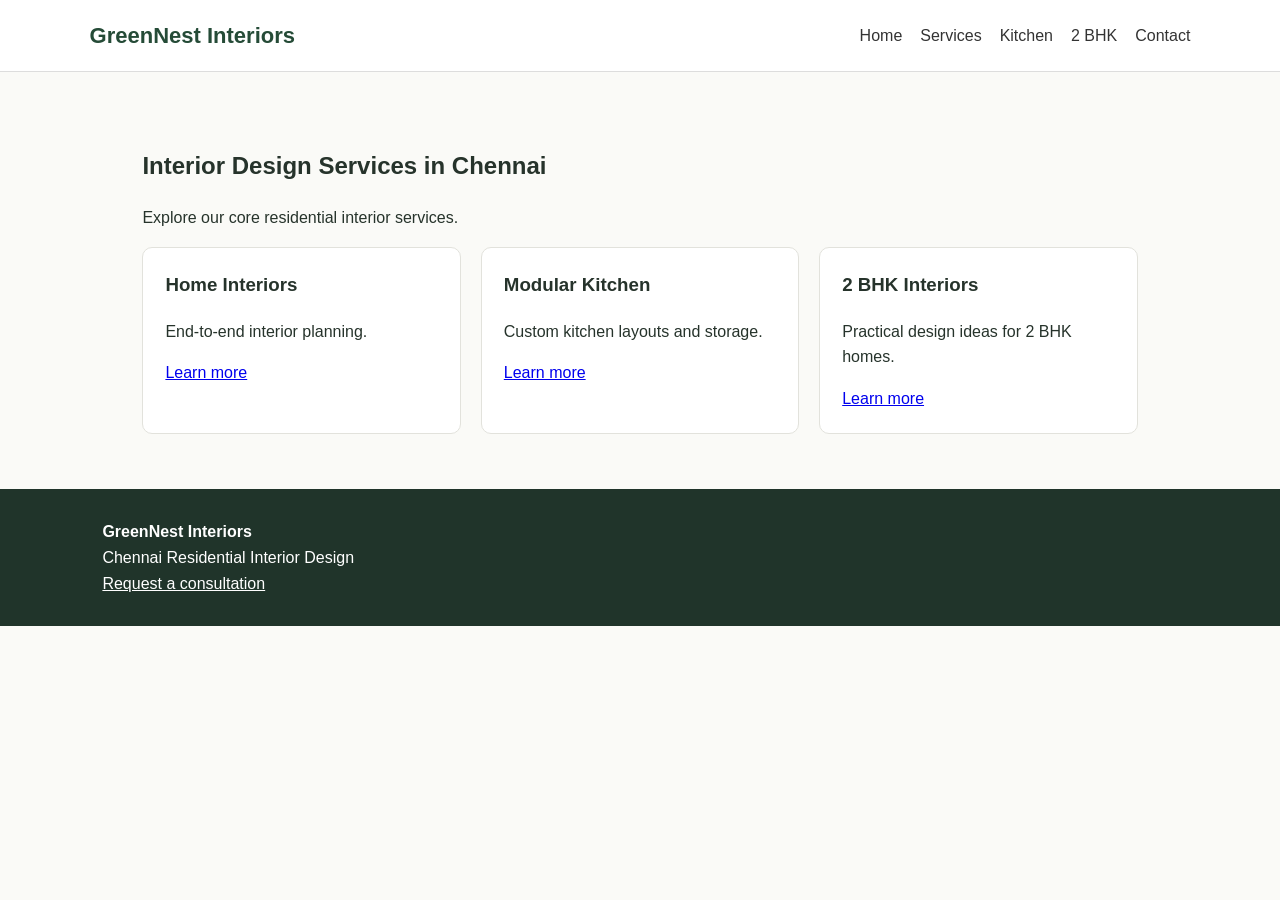
<file: GreenNest_Interiors_Live_Website/services.html>
<!doctype html><html><head><meta charset="utf-8"><meta name="description" content="Interior Design Services in Chennai | GreenNest Interiors"><meta name="viewport" content="width=device-width,initial-scale=1"><title>Interior Design Services in Chennai | GreenNest Interiors</title><link rel="stylesheet" href="styles.css"></head><body><nav><div class="logo">GreenNest Interiors</div><div class="nav"><a href="index.html">Home</a><a href="services.html">Services</a><a href="modular-kitchen.html">Kitchen</a><a href="2-bhk.html">2 BHK</a><a href="contact.html">Contact</a></div></nav>
<section><h1>Interior Design Services in Chennai</h1><p>Explore our core residential interior services.</p>
<div class="grid"><div class="card"><h3>Home Interiors</h3><p>End-to-end interior planning.</p><a href="home-interiors.html">Learn more</a></div>
<div class="card"><h3>Modular Kitchen</h3><p>Custom kitchen layouts and storage.</p><a href="modular-kitchen.html">Learn more</a></div>
<div class="card"><h3>2 BHK Interiors</h3><p>Practical design ideas for 2 BHK homes.</p><a href="2-bhk.html">Learn more</a></div></div></section>
<footer><b>GreenNest Interiors</b><br>Chennai Residential Interior Design<br><a href="contact.html">Request a consultation</a></footer></body></html>
</file>
<file: styles.css>
*{box-sizing:border-box} body{margin:0;font-family:Arial,sans-serif;color:#26332b;background:#fafaf7;line-height:1.6}
nav{background:#fff;border-bottom:1px solid #ddd;padding:18px 7%;display:flex;justify-content:space-between;align-items:center;position:sticky;top:0}
.logo{font-weight:700;font-size:22px;color:#254b37}.nav a{margin-left:18px;text-decoration:none;color:#333}
.hero{padding:75px 8%;background:#eef3ed}.hero h1{font-size:46px;line-height:1.1;max-width:760px}.hero p{max-width:680px;font-size:18px}
.btn{display:inline-block;background:#254b37;color:#fff;padding:12px 20px;border-radius:6px;text-decoration:none;margin:8px 8px 0 0}
section{padding:55px 8%;max-width:1200px;margin:auto}.grid{display:grid;grid-template-columns:repeat(auto-fit,minmax(230px,1fr));gap:20px}
.card{background:#fff;border:1px solid #e2e2dc;border-radius:10px;padding:22px}.card h3{margin-top:0}
footer{padding:30px 8%;background:#20342a;color:#fff} footer a{color:#fff}
@media(max-width:700px){.nav{display:none}.hero h1{font-size:34px}}
</file>
<file: GreenNest_Interiors_Live_Website/styles.css>
*{box-sizing:border-box} body{margin:0;font-family:Arial,sans-serif;color:#26332b;background:#fafaf7;line-height:1.6}
nav{background:#fff;border-bottom:1px solid #ddd;padding:18px 7%;display:flex;justify-content:space-between;align-items:center;position:sticky;top:0}
.logo{font-weight:700;font-size:22px;color:#254b37}.nav a{margin-left:18px;text-decoration:none;color:#333}
.hero{padding:75px 8%;background:#eef3ed}.hero h1{font-size:46px;line-height:1.1;max-width:760px}.hero p{max-width:680px;font-size:18px}
.btn{display:inline-block;background:#254b37;color:#fff;padding:12px 20px;border-radius:6px;text-decoration:none;margin:8px 8px 0 0}
section{padding:55px 8%;max-width:1200px;margin:auto}.grid{display:grid;grid-template-columns:repeat(auto-fit,minmax(230px,1fr));gap:20px}
.card{background:#fff;border:1px solid #e2e2dc;border-radius:10px;padding:22px}.card h3{margin-top:0}
footer{padding:30px 8%;background:#20342a;color:#fff} footer a{color:#fff}
@media(max-width:700px){.nav{display:none}.hero h1{font-size:34px}}
</file>
